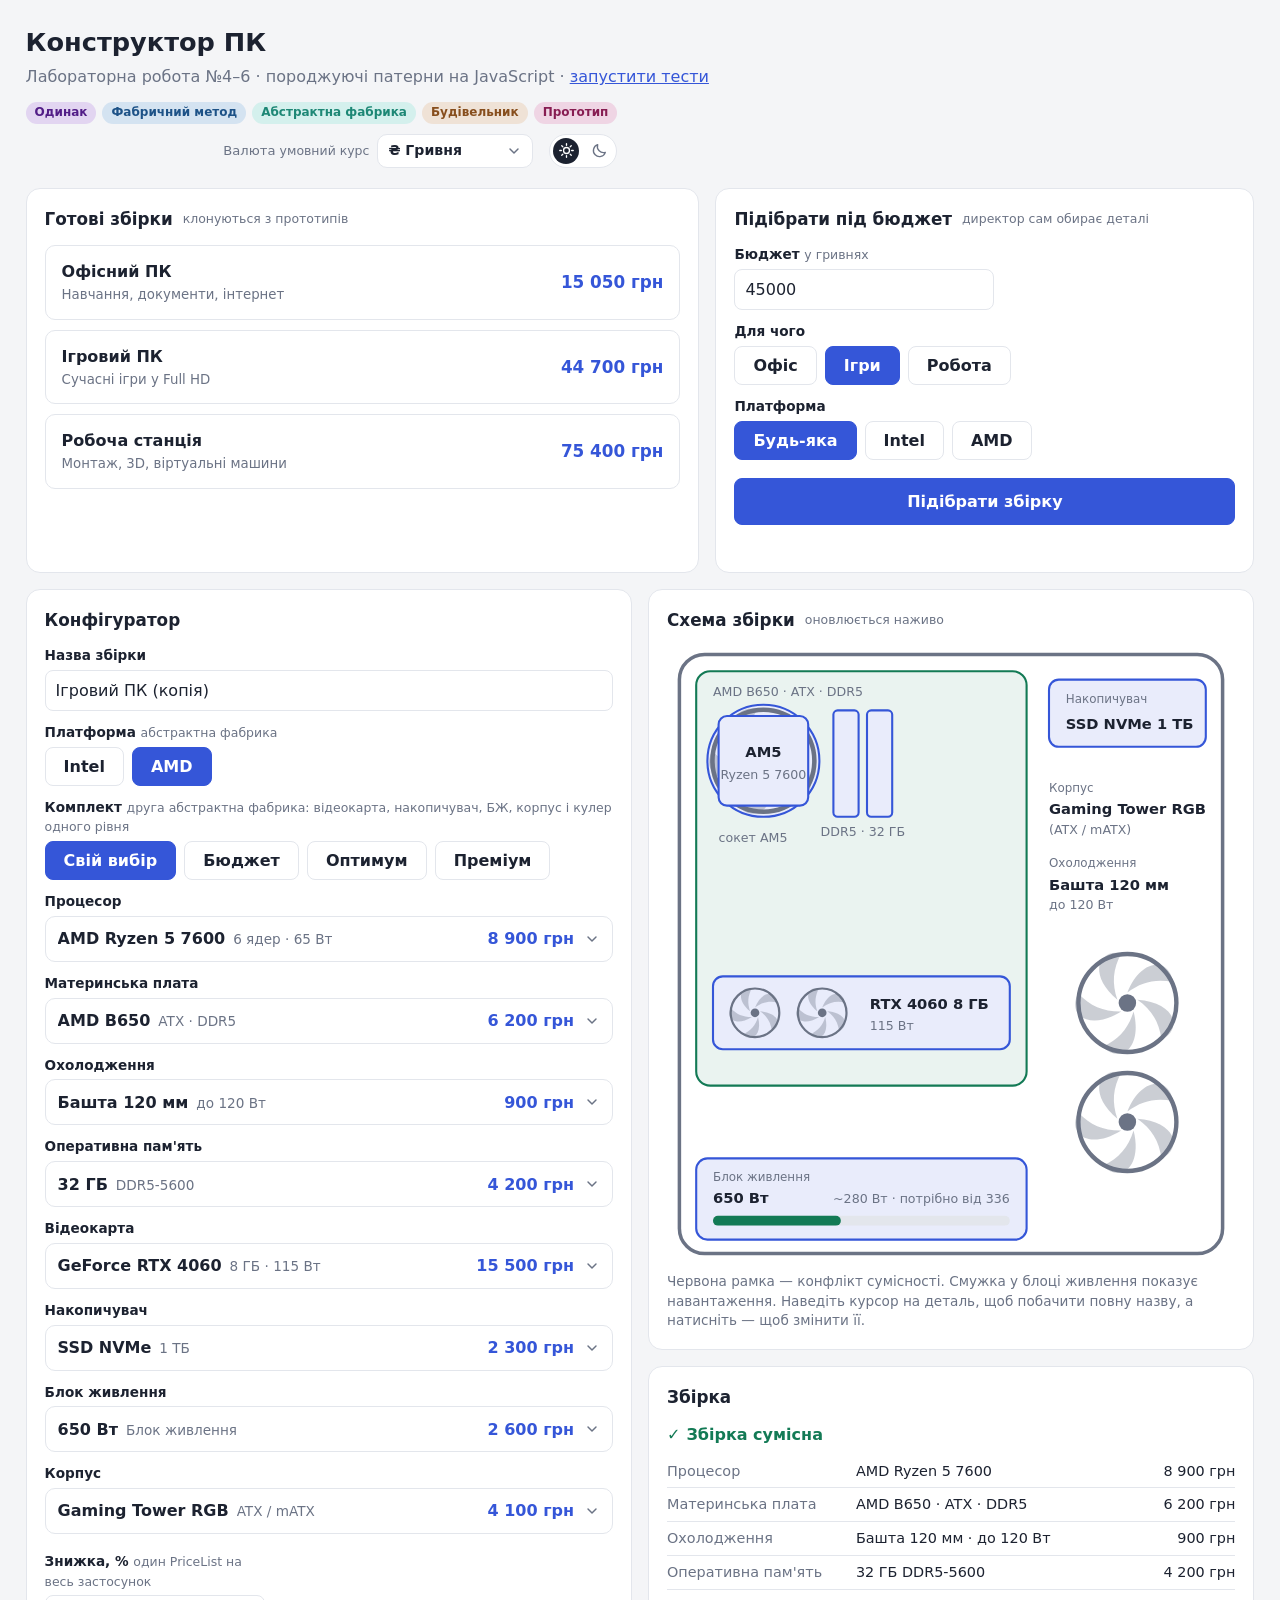
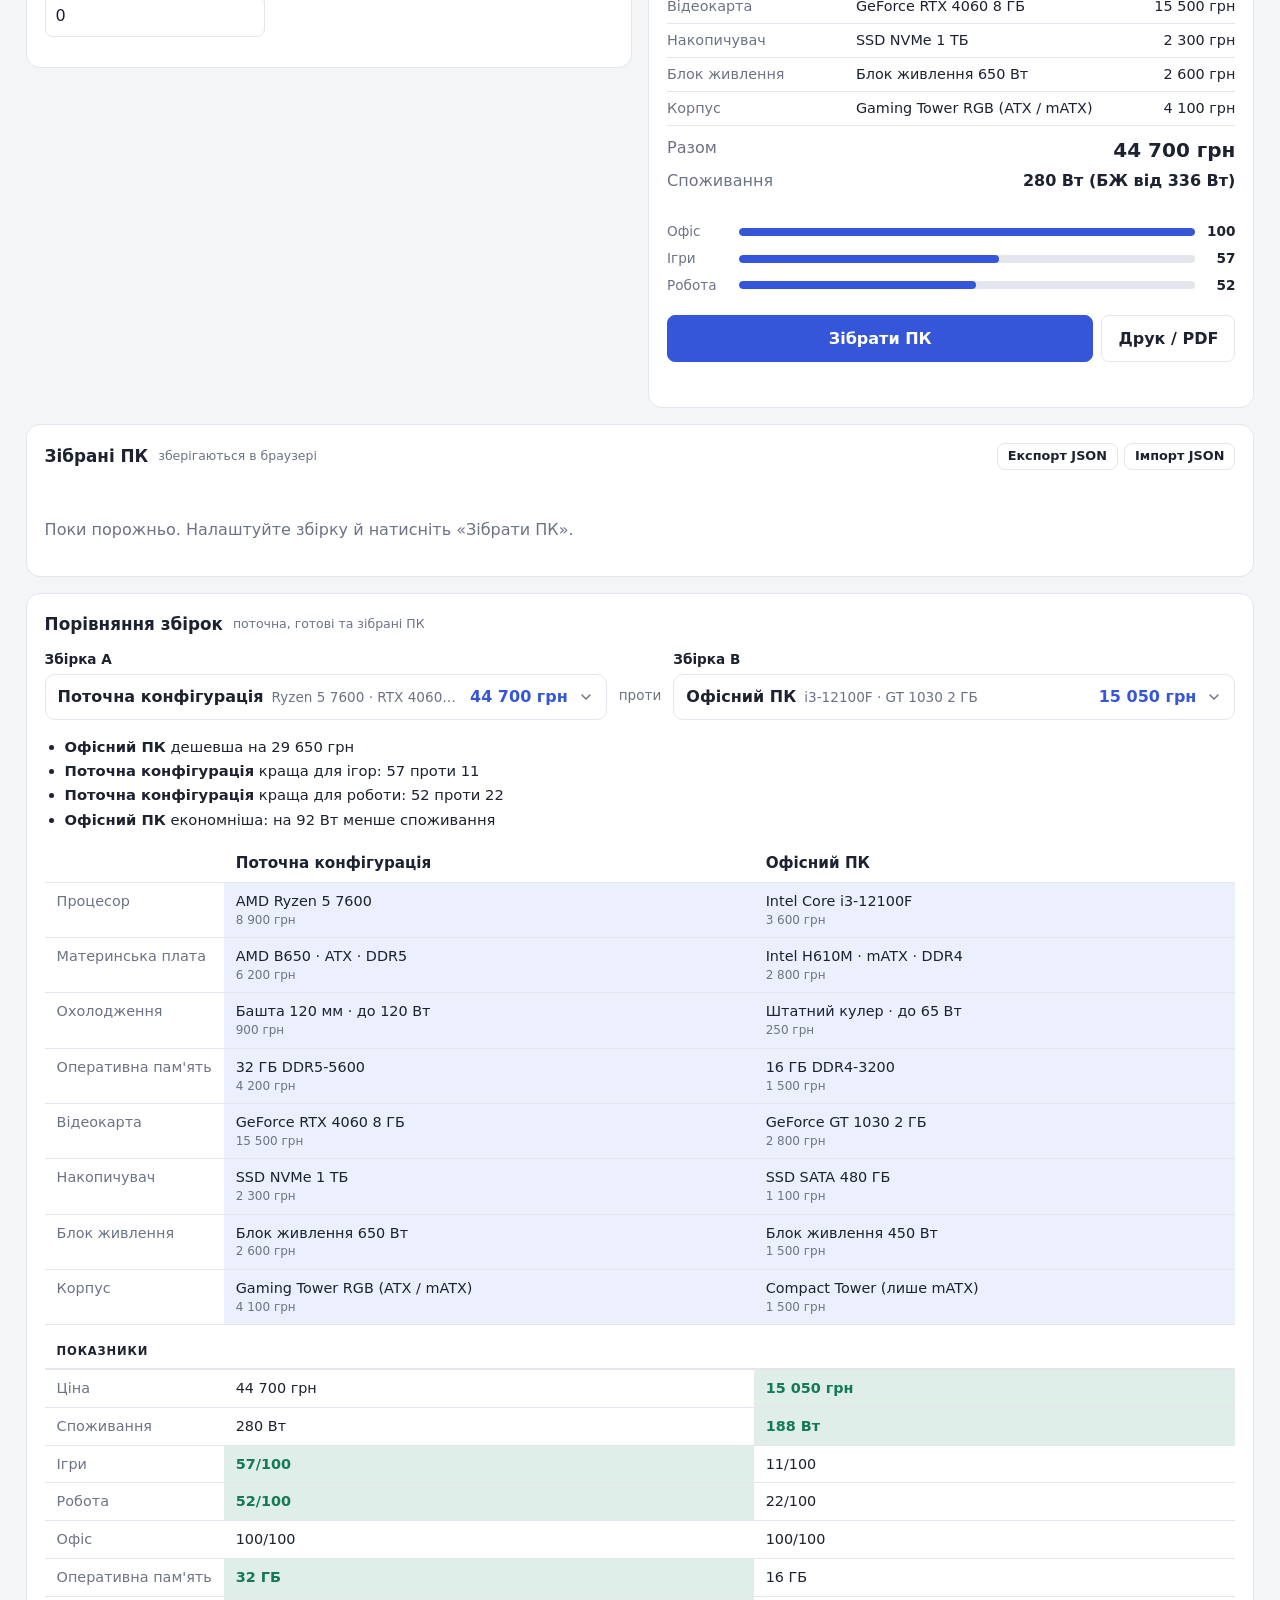
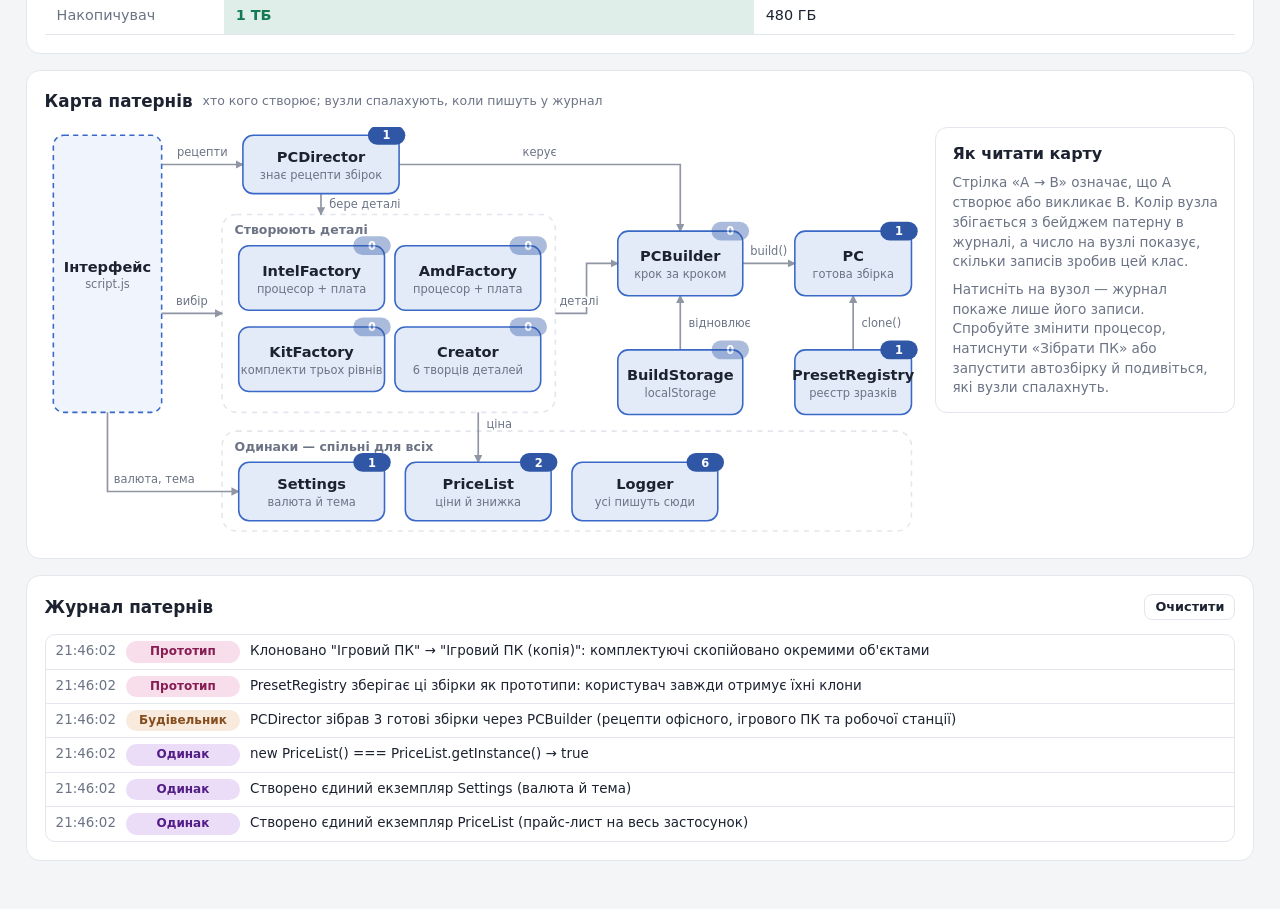
<file: index.html>
<!DOCTYPE html>
<html lang="uk">
<head>
  <meta charset="utf-8">
  <meta name="viewport" content="width=device-width, initial-scale=1">
  <title>Конструктор ПК</title>
  <link rel="stylesheet" href="style.css">
  <script>
    (function () {
      try {
        var data = JSON.parse(localStorage.getItem('patterns2026.settings.v1'));
        if (data && (data.theme === 'light' || data.theme === 'dark')) document.documentElement.dataset.theme = data.theme;
      } catch (e) {}
    })();
  </script>
</head>
<body>
  <header class="top">
    <div>
      <h1>Конструктор ПК</h1>
      <p class="muted">Лабораторна робота №4–6 · породжуючі патерни на JavaScript · <a href="tests.html">запустити тести</a></p>
    </div>
    <div class="top-right">
      <ul class="legend" aria-label="Патерни проекту">
        <li class="badge p-singleton">Одинак</li>
        <li class="badge p-factory">Фабричний метод</li>
        <li class="badge p-abstract">Абстрактна фабрика</li>
        <li class="badge p-builder">Будівельник</li>
        <li class="badge p-prototype">Прототип</li>
      </ul>
      <div class="tools">
        <div class="tool">
          <span id="lbl-currency">Валюта <span class="hint">умовний курс</span></span>
          <select id="currencySelect" aria-labelledby="lbl-currency">
            <option value="UAH">₴ Гривня</option>
            <option value="USD">$ Долар</option>
            <option value="EUR">€ Євро</option>
          </select>
        </div>
        <button id="themeToggle" class="theme-toggle" type="button" role="switch" aria-checked="false"
                aria-label="Темна тема" title="Перемкнути тему (Shift + клік — як у системі)">
          <svg class="ico sun" viewBox="0 0 24 24" aria-hidden="true">
            <circle cx="12" cy="12" r="4.2"/>
            <path d="M12 2.5v2.2M12 19.3v2.2M2.5 12h2.2M19.3 12h2.2M5.3 5.3l1.6 1.6M17.1 17.1l1.6 1.6M5.3 18.7l1.6-1.6M17.1 6.9l1.6-1.6"/>
          </svg>
          <svg class="ico moon" viewBox="0 0 24 24" aria-hidden="true">
            <path d="M20.2 14.6A8.6 8.6 0 0 1 9.4 3.8a8.6 8.6 0 1 0 10.8 10.8z"/>
          </svg>
          <span class="thumb"></span>
        </button>
      </div>
    </div>
  </header>

  <main class="layout">
    <div class="quick wide">
      <section class="card">
        <h2>Готові збірки <span class="hint">клонуються з прототипів</span></h2>
        <div id="presets" class="presets"></div>
      </section>

      <section class="card auto">
        <h2>Підібрати під бюджет <span class="hint">директор сам обирає деталі</span></h2>
        <div class="auto-form">
          <label class="field budget">
            <span>Бюджет <span id="budgetHint" class="hint"></span></span>
            <input id="budget" type="number" min="0" step="500" inputmode="numeric">
          </label>
          <fieldset class="field platform">
            <legend>Для чого</legend>
            <label class="seg"><input type="radio" name="purpose" value="office"><span>Офіс</span></label>
            <label class="seg"><input type="radio" name="purpose" value="gaming" checked><span>Ігри</span></label>
            <label class="seg"><input type="radio" name="purpose" value="workstation"><span>Робота</span></label>
          </fieldset>
          <fieldset class="field platform">
            <legend>Платформа</legend>
            <label class="seg"><input type="radio" name="autoPlatform" value="any" checked><span>Будь-яка</span></label>
            <label class="seg"><input type="radio" name="autoPlatform" value="intel"><span>Intel</span></label>
            <label class="seg"><input type="radio" name="autoPlatform" value="amd"><span>AMD</span></label>
          </fieldset>
        </div>
        <button id="autoBtn" class="btn primary" type="button">Підібрати збірку</button>
        <p id="autoMsg" class="msg" role="status"></p>
      </section>
    </div>

    <section class="card">
      <h2>Конфігуратор</h2>

      <label class="field">
        <span>Назва збірки</span>
        <input id="buildName" type="text" maxlength="40" value="Збірка №1">
      </label>

      <fieldset class="field platform">
        <legend>Платформа <span class="hint">абстрактна фабрика</span></legend>
        <label class="seg"><input type="radio" name="platform" value="intel"><span>Intel</span></label>
        <label class="seg"><input type="radio" name="platform" value="amd" checked><span>AMD</span></label>
      </fieldset>

      <fieldset class="field platform tier">
        <legend>Комплект <span class="hint">друга абстрактна фабрика: відеокарта, накопичувач, БЖ, корпус і кулер одного рівня</span></legend>
        <label class="seg"><input type="radio" name="tier" value="" checked><span>Свій вибір</span></label>
        <label class="seg"><input type="radio" name="tier" value="budget"><span>Бюджет</span></label>
        <label class="seg"><input type="radio" name="tier" value="optimum"><span>Оптимум</span></label>
        <label class="seg"><input type="radio" name="tier" value="premium"><span>Преміум</span></label>
      </fieldset>

      <div id="slots" class="slots"></div>

      <label class="field discount">
        <span>Знижка, % <span class="hint">один PriceList на весь застосунок</span></span>
        <input id="discount" type="number" min="0" max="50" step="1" value="0">
      </label>
    </section>

    <div class="stack">
      <section class="card pcview">
        <h2>Схема збірки <span class="hint">оновлюється наживо</span></h2>

        <!-- Порожні слоти показані пунктиром; PcView (ui/PcView.js) лише перемикає класи й підписи -->
        <svg id="pcView" viewBox="0 0 400 440" role="group" aria-label="Схематичний вигляд системного блока. Натисніть на деталь, щоб змінити її">
          <!-- Корпус -->
          <g id="v-case" class="v-part">
            <title></title>
            <rect class="body" x="6" y="6" width="388" height="428" rx="18"/>
            <text class="v-cap" x="270" y="104">Корпус</text>
            <text id="v-case-1" class="v-val" x="270" y="120"></text>
            <text id="v-case-2" class="v-sub" x="270" y="134"></text>
            <g data-fan transform="translate(326 255) scale(1.25)"></g>
            <g data-fan transform="translate(326 340) scale(1.25)"></g>
          </g>

          <!-- Материнська плата: висота залежить від формату (ATX / mATX) -->
          <g id="v-motherboard" class="v-part">
            <title></title>
            <rect id="v-board-rect" class="body" x="18" y="18" width="236" height="296" rx="10"/>
            <text id="v-board-text" class="v-sub" x="30" y="36"></text>
            <text id="v-board-socket" class="v-sub" x="34" y="140"></text>
          </g>

          <!-- Охолодження: вентилятор під процесором, підпис у правій колонці -->
          <g id="v-cooler" class="v-part">
            <title></title>
            <circle class="body" cx="66" cy="82" r="40"/>
            <g data-fan transform="translate(66 82) scale(1.3)"></g>
            <text class="v-cap" x="270" y="158">Охолодження</text>
            <text id="v-cooler-1" class="v-val" x="270" y="174"></text>
            <text id="v-cooler-2" class="v-sub" x="270" y="188"></text>
          </g>

          <!-- Процесор -->
          <g id="v-cpu" class="v-part">
            <title></title>
            <rect class="body" x="34" y="50" width="64" height="64" rx="6"/>
            <text id="v-cpu-1" class="v-val" x="66" y="79" text-anchor="middle"></text>
            <text id="v-cpu-2" class="v-sub" x="66" y="95" text-anchor="middle"></text>
          </g>

          <!-- Оперативна пам'ять -->
          <g id="v-ram" class="v-part">
            <title></title>
            <rect class="body" x="116" y="46" width="18" height="76" rx="3"/>
            <rect class="body" x="140" y="46" width="18" height="76" rx="3"/>
            <text id="v-ram-1" class="v-sub" x="137" y="136" text-anchor="middle"></text>
          </g>

          <!-- Відеокарта: положення по вертикалі задає PcView -->
          <g id="v-gpu" class="v-part" transform="translate(30 236)">
            <title></title>
            <rect class="body" x="0" y="0" width="212" height="52" rx="7"/>
            <g data-fan transform="translate(30 26) scale(.62)"></g>
            <g data-fan transform="translate(78 26) scale(.62)"></g>
            <text id="v-gpu-1" class="v-val" x="112" y="23"></text>
            <text id="v-gpu-2" class="v-sub" x="112" y="38"></text>
          </g>

          <!-- Накопичувач -->
          <g id="v-storage" class="v-part">
            <title></title>
            <rect class="body" x="270" y="24" width="112" height="48" rx="7"/>
            <text class="v-cap" x="282" y="41">Накопичувач</text>
            <text id="v-storage-1" class="v-val" x="282" y="59"></text>
          </g>

          <!-- Блок живлення зі смужкою навантаження -->
          <g id="v-psu" class="v-part">
            <title></title>
            <rect class="body" x="18" y="366" width="236" height="58" rx="8"/>
            <text class="v-cap" x="30" y="382">Блок живлення</text>
            <text id="v-psu-1" class="v-val" x="30" y="398"></text>
            <text id="v-psu-2" class="v-sub" x="242" y="398" text-anchor="end"></text>
            <rect class="bar-bg" x="30" y="407" width="212" height="7" rx="3.5"/>
            <rect id="v-psu-bar" class="bar" x="30" y="407" width="0" height="7" rx="3.5"/>
          </g>
        </svg>

        <p class="muted small note">Червона рамка — конфлікт сумісності. Смужка у блоці живлення показує навантаження. Наведіть курсор на деталь, щоб побачити повну назву, а натисніть — щоб змінити її.</p>
      </section>

      <section class="card">
        <h2>Збірка</h2>
        <p id="status" class="status"></p>
        <ul id="issues" class="issues"></ul>

        <table class="parts">
          <tbody id="partsTable"></tbody>
        </table>

        <dl class="totals">
          <div><dt>Разом</dt><dd id="total">—</dd></div>
          <div><dt>Споживання</dt><dd id="power">—</dd></div>
        </dl>
        <p id="totalNote" class="muted small"></p>

        <div id="perf" class="perf" aria-label="Умовна оцінка продуктивності, від 0 до 100"></div>

        <div class="build-actions">
          <button id="buildBtn" class="btn primary" type="button">Зібрати ПК</button>
          <button id="printBtn" class="btn print-btn" type="button" title="Відкриє вікно друку: там можна обрати «Зберегти як PDF»">Друк / PDF</button>
        </div>
        <p id="buildMsg" class="msg" role="status"></p>
      </section>
    </div>

    <section class="card wide">
      <h2>
        Зібрані ПК <span class="hint">зберігаються в браузері</span>
        <span class="h2-actions">
          <button id="exportBtn" class="btn ghost small" type="button">Експорт JSON</button>
          <button id="importBtn" class="btn ghost small" type="button">Імпорт JSON</button>
          <input id="importFile" type="file" accept=".json,application/json" hidden>
        </span>
      </h2>
      <p id="savedMsg" class="msg" role="status"></p>
      <p id="savedEmpty" class="muted">Поки порожньо. Налаштуйте збірку й натисніть «Зібрати ПК».</p>
      <div id="saved" class="saved"></div>
    </section>

    <section class="card wide">
      <h2>Порівняння збірок <span class="hint">поточна, готові та зібрані ПК</span></h2>
      <div class="compare-pick">
        <div class="field">
          <span id="lbl-cmpA">Збірка A</span>
          <select id="cmpA" aria-labelledby="lbl-cmpA"></select>
        </div>
        <div class="vs" aria-hidden="true">проти</div>
        <div class="field">
          <span id="lbl-cmpB">Збірка B</span>
          <select id="cmpB" aria-labelledby="lbl-cmpB"></select>
        </div>
      </div>
      <div id="compareOut" class="compare-out"></div>
    </section>

    <section class="card wide">
      <h2>Карта патернів <span class="hint">хто кого створює; вузли спалахують, коли пишуть у журнал</span></h2>
      <div class="pmap">
        <div class="pmap-scroll">
          <svg id="patternMap" class="pmap-svg" role="group" aria-label="Карта патернів: класи проєкту, стрілки показують, хто кого створює або викликає"></svg>
        </div>
        <aside id="mapInfo" class="pmap-info" aria-live="polite"></aside>
      </div>
    </section>

    <section class="card wide" id="logCard">
      <h2>
        Журнал патернів
        <button id="logFilter" class="chip" type="button" hidden></button>
        <button id="clearLog" class="btn ghost small" type="button">Очистити</button>
      </h2>
      <div id="log" class="log" aria-live="polite"></div>
      <p id="logEmpty" class="muted small" hidden>Для цього вузла записів поки немає. Змініть щось у конфігураторі — і вони з’являться.</p>
    </section>
  </main>

  <!-- Аркуш-специфікація: на екрані схований, під час друку показується лише він -->
  <section id="printSheet" class="print-sheet" aria-hidden="true"></section>

  <!-- Порядок підключення важливий: кожен файл використовує те, що підключено вище -->
  <script src="library/data/catalog.js"></script>
  <script src="library/models/Component.js"></script>

  <!-- Одинак -->
  <script src="library/singleton/Logger.js"></script>
  <script src="library/singleton/PriceList.js"></script>
  <script src="library/singleton/Settings.js"></script>

  <!-- Фабричний метод -->
  <script src="library/factoryMethod/ComponentCreator.js"></script>
  <script src="library/factoryMethod/creators.js"></script>

  <!-- Абстрактна фабрика -->
  <script src="library/abstractFactory/PlatformFactory.js"></script>
  <script src="library/abstractFactory/products.js"></script>
  <script src="library/abstractFactory/IntelFactory.js"></script>
  <script src="library/abstractFactory/AmdFactory.js"></script>
  <script src="library/abstractFactory/platforms.js"></script>
  <script src="library/abstractFactory/TierFactory.js"></script>
  <script src="library/abstractFactory/tiers.js"></script>

  <!-- Прототип -->
  <script src="library/prototype/PC.js"></script>
  <script src="library/prototype/PresetRegistry.js"></script>

  <!-- Будівельник -->
  <script src="library/builder/Compatibility.js"></script>
  <script src="library/builder/PCBuilder.js"></script>
  <script src="library/builder/BudgetPlanner.js"></script>
  <script src="library/builder/PCDirector.js"></script>

  <!-- Аналіз збірок (не патерн: оцінка продуктивності й порівняння) -->
  <script src="library/analysis/Performance.js"></script>
  <script src="library/analysis/Comparison.js"></script>
  <script src="library/analysis/PatternMap.js"></script>
  <script src="library/analysis/BuildSheet.js"></script>

  <!-- Збереження збірок (не патерн: збірка відновлюється через фабрики та будівельник) -->
  <script src="library/persistence/PCSerializer.js"></script>
  <script src="library/persistence/KeyValueStorage.js"></script>
  <script src="library/persistence/BuildStorage.js"></script>

  <!-- Візуалізація (не патерн, лише відображення) -->
  <script src="ui/patternBadges.js"></script>
  <script src="ui/PcView.js"></script>
  <script src="ui/PatternMapView.js"></script>
  <script src="ui/PrintSheet.js"></script>
  <script src="ui/Dropdown.js"></script>

  <script src="script.js"></script>
</body>
</html>
</file>
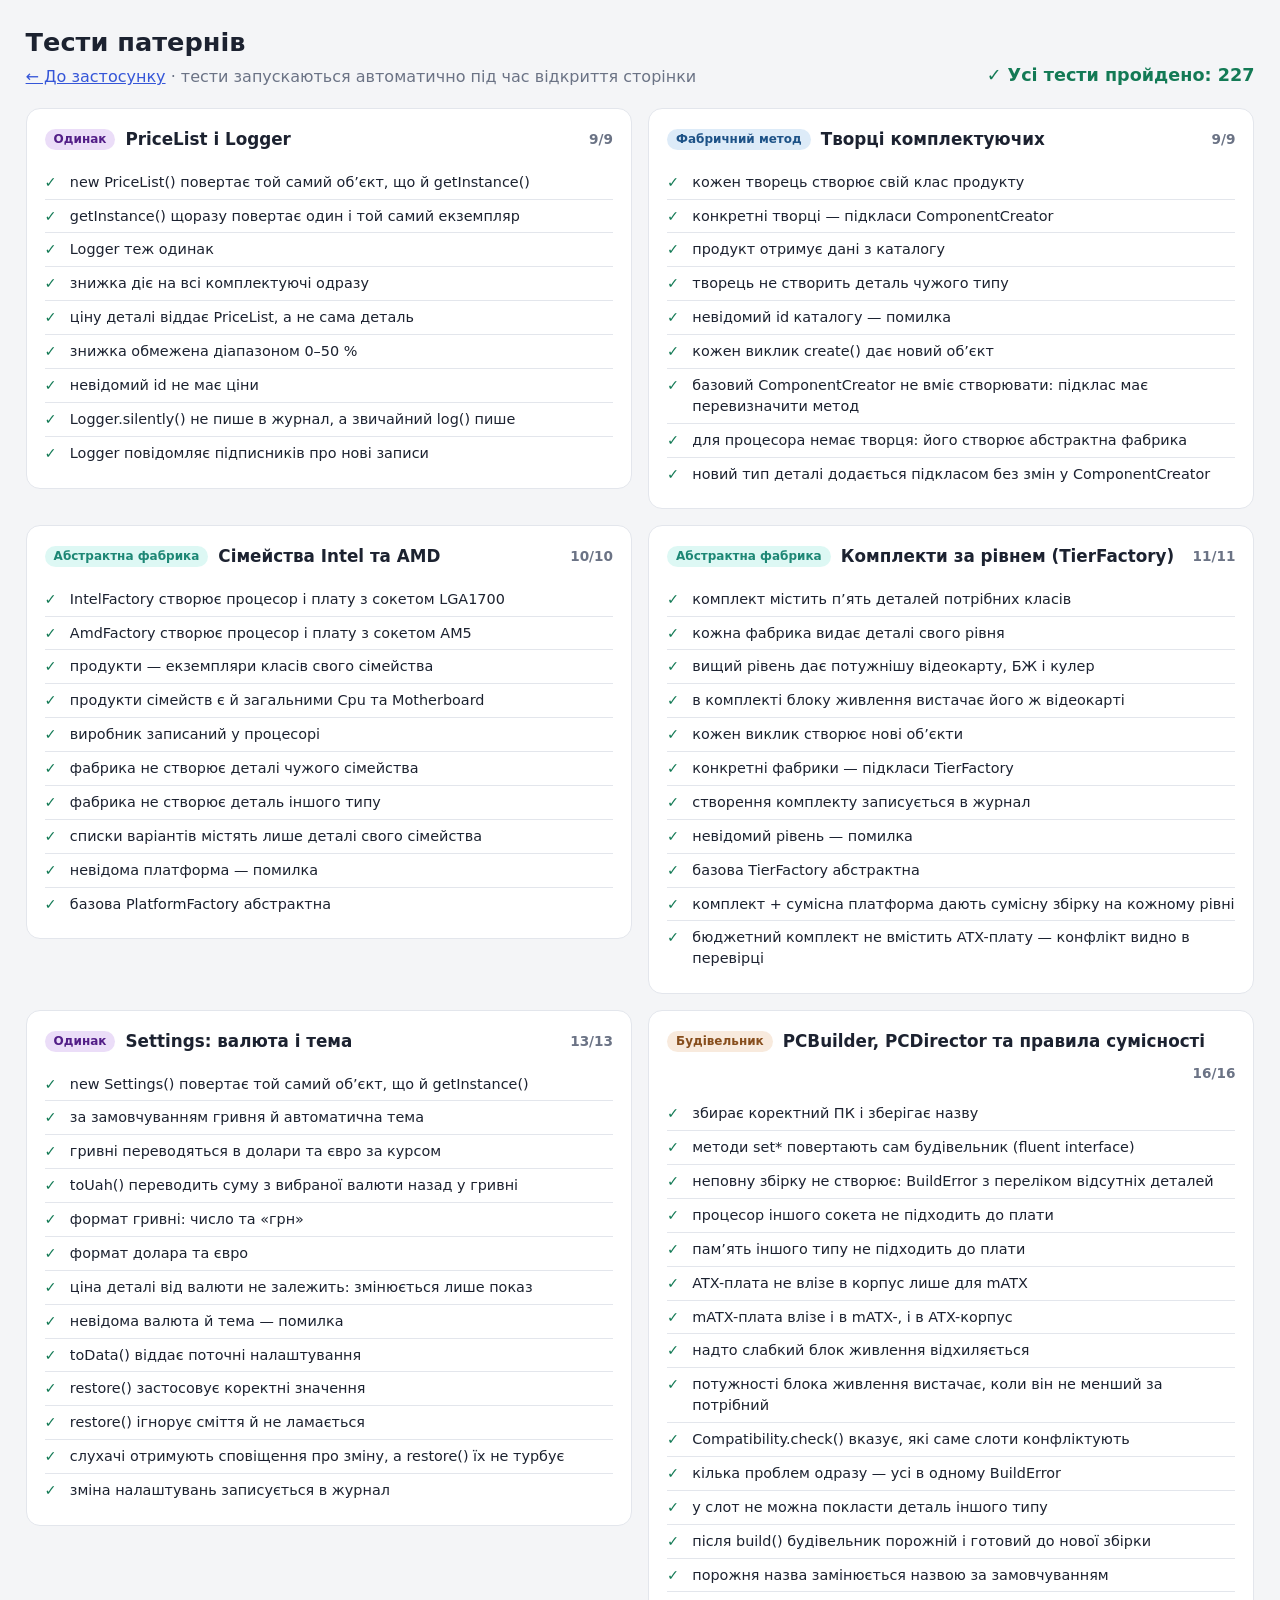
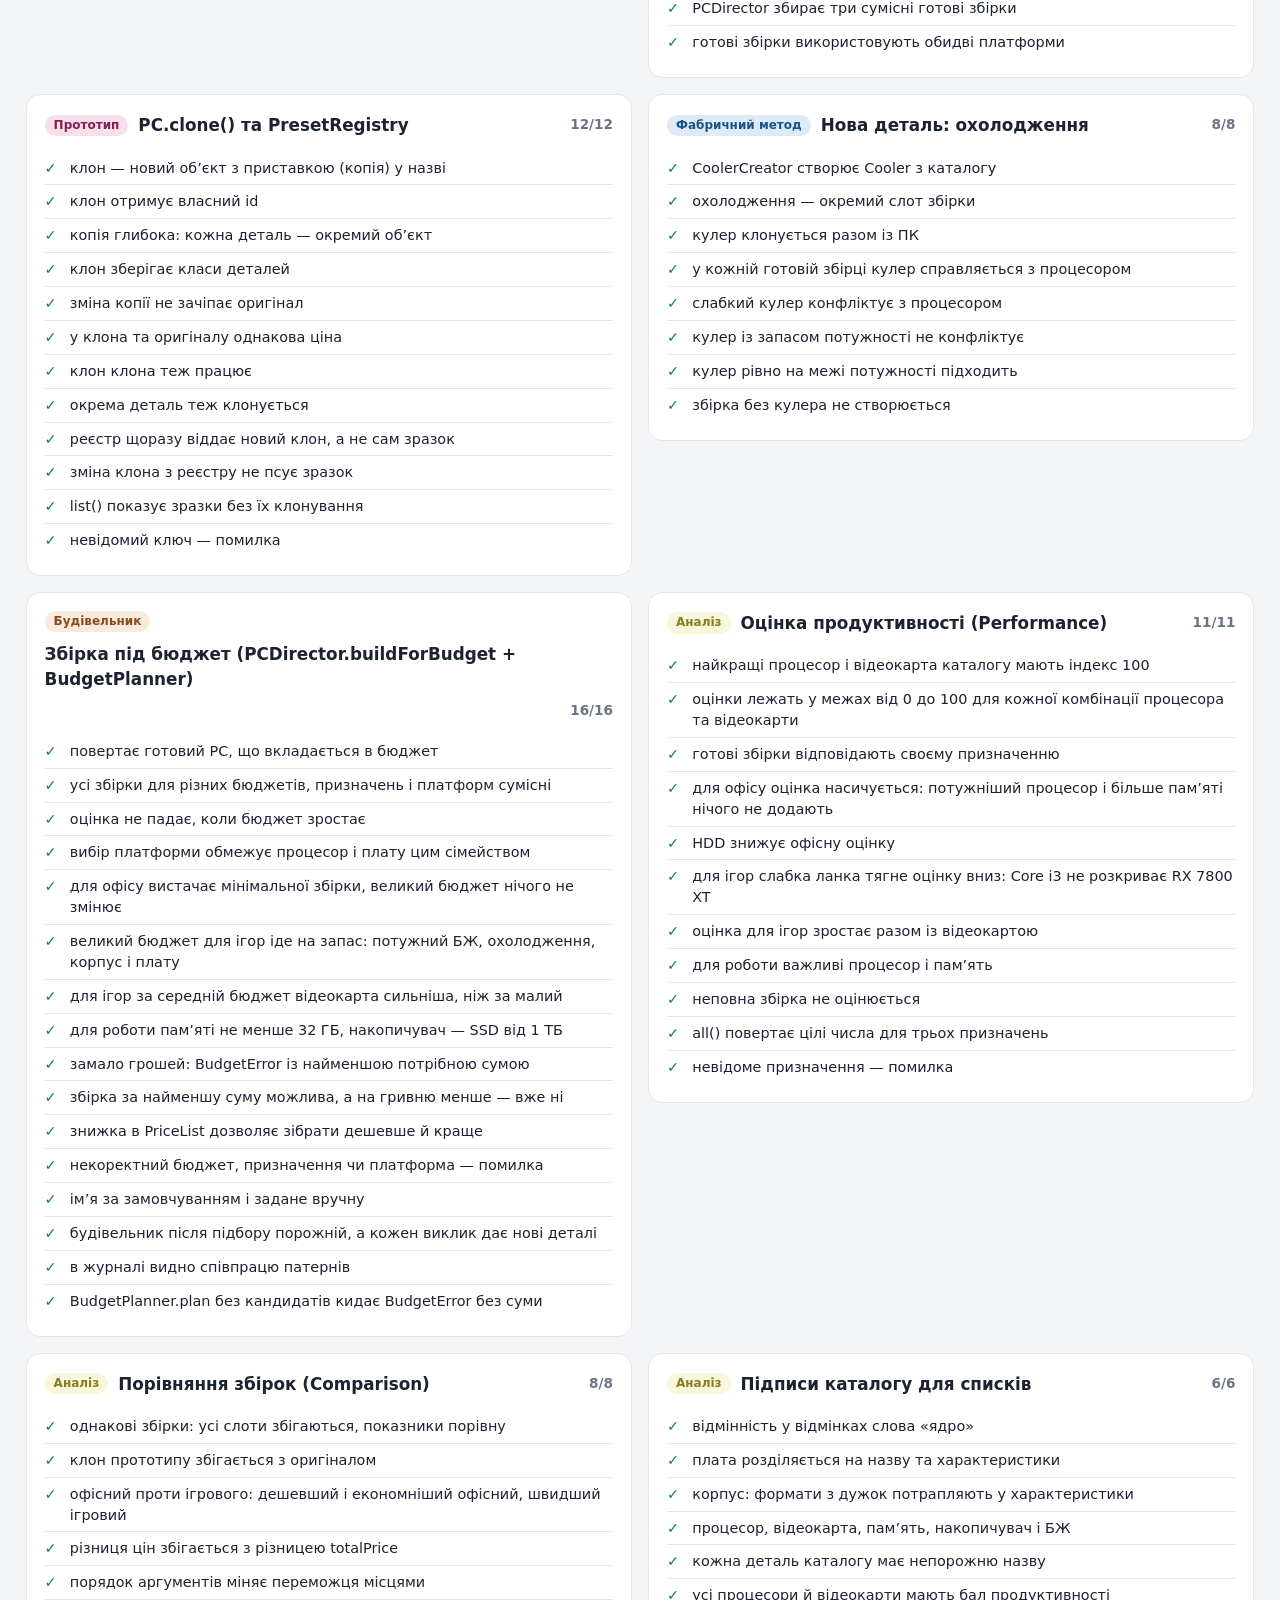
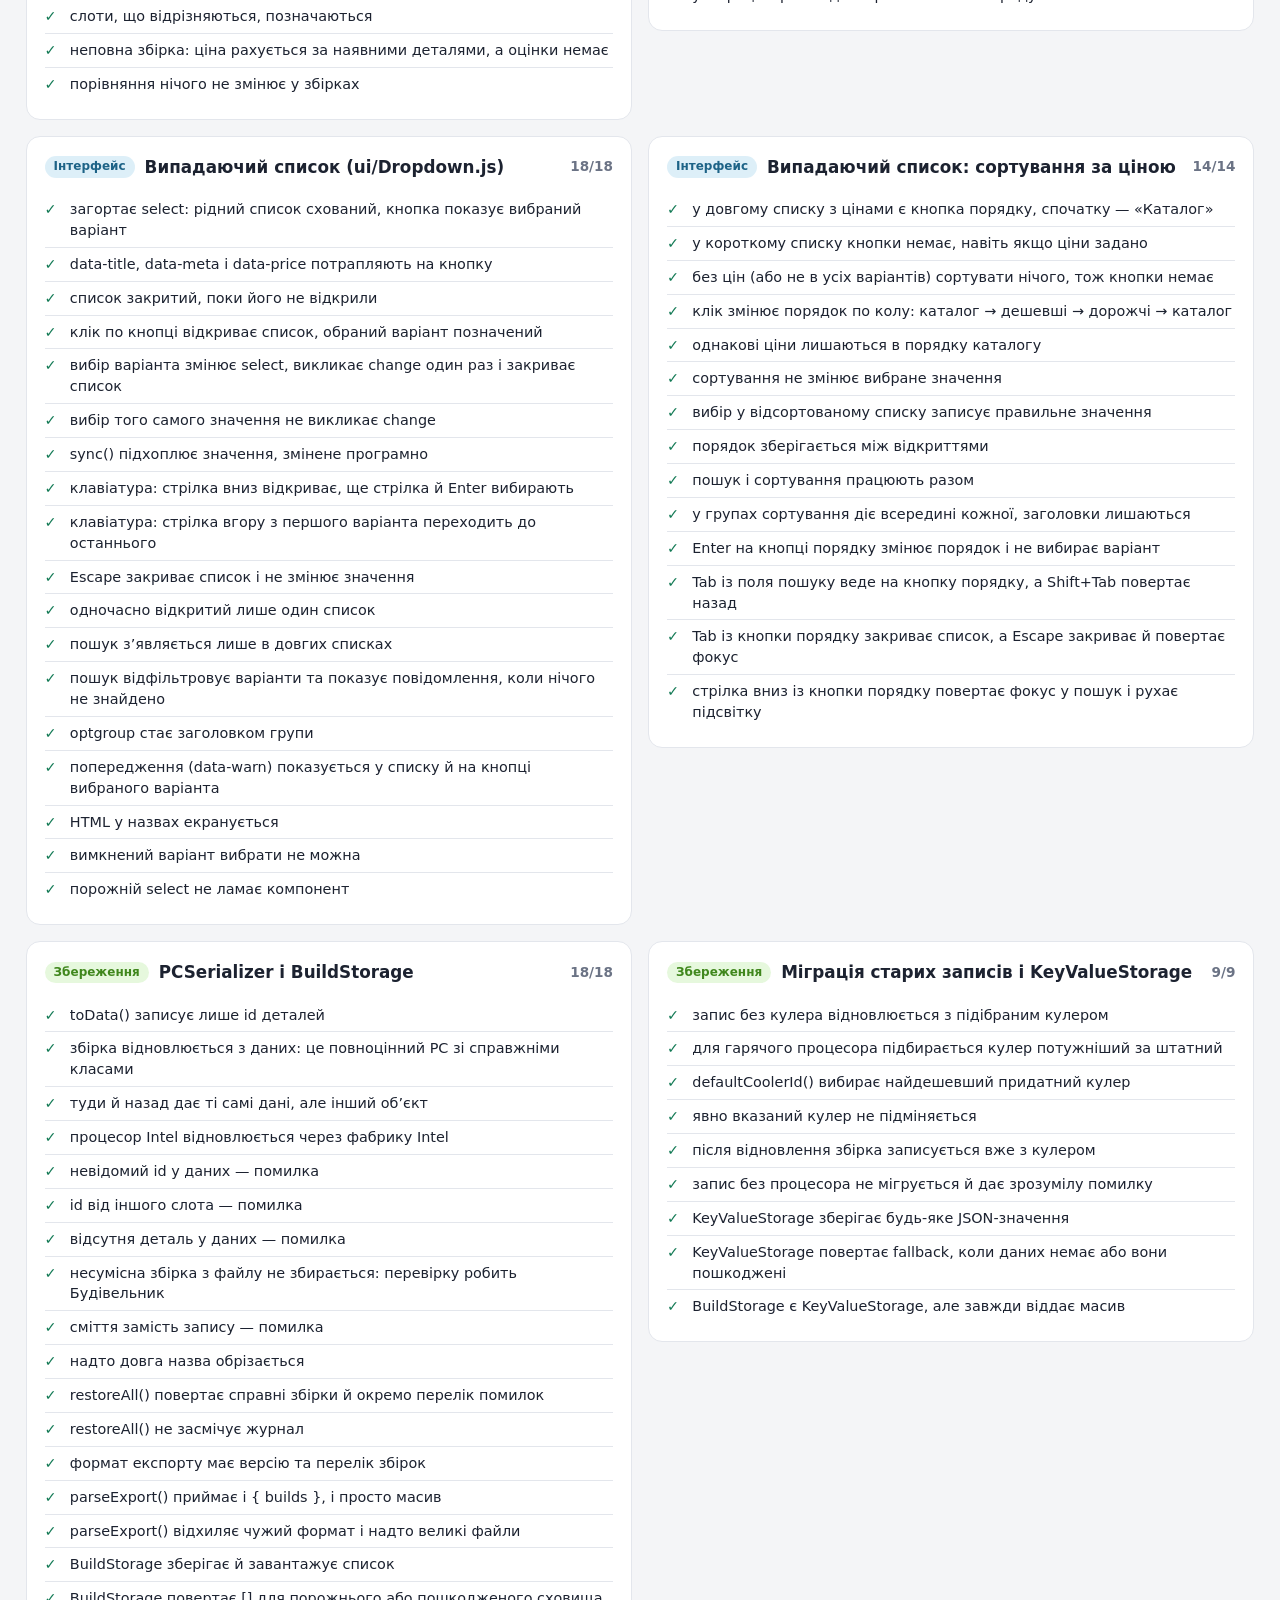
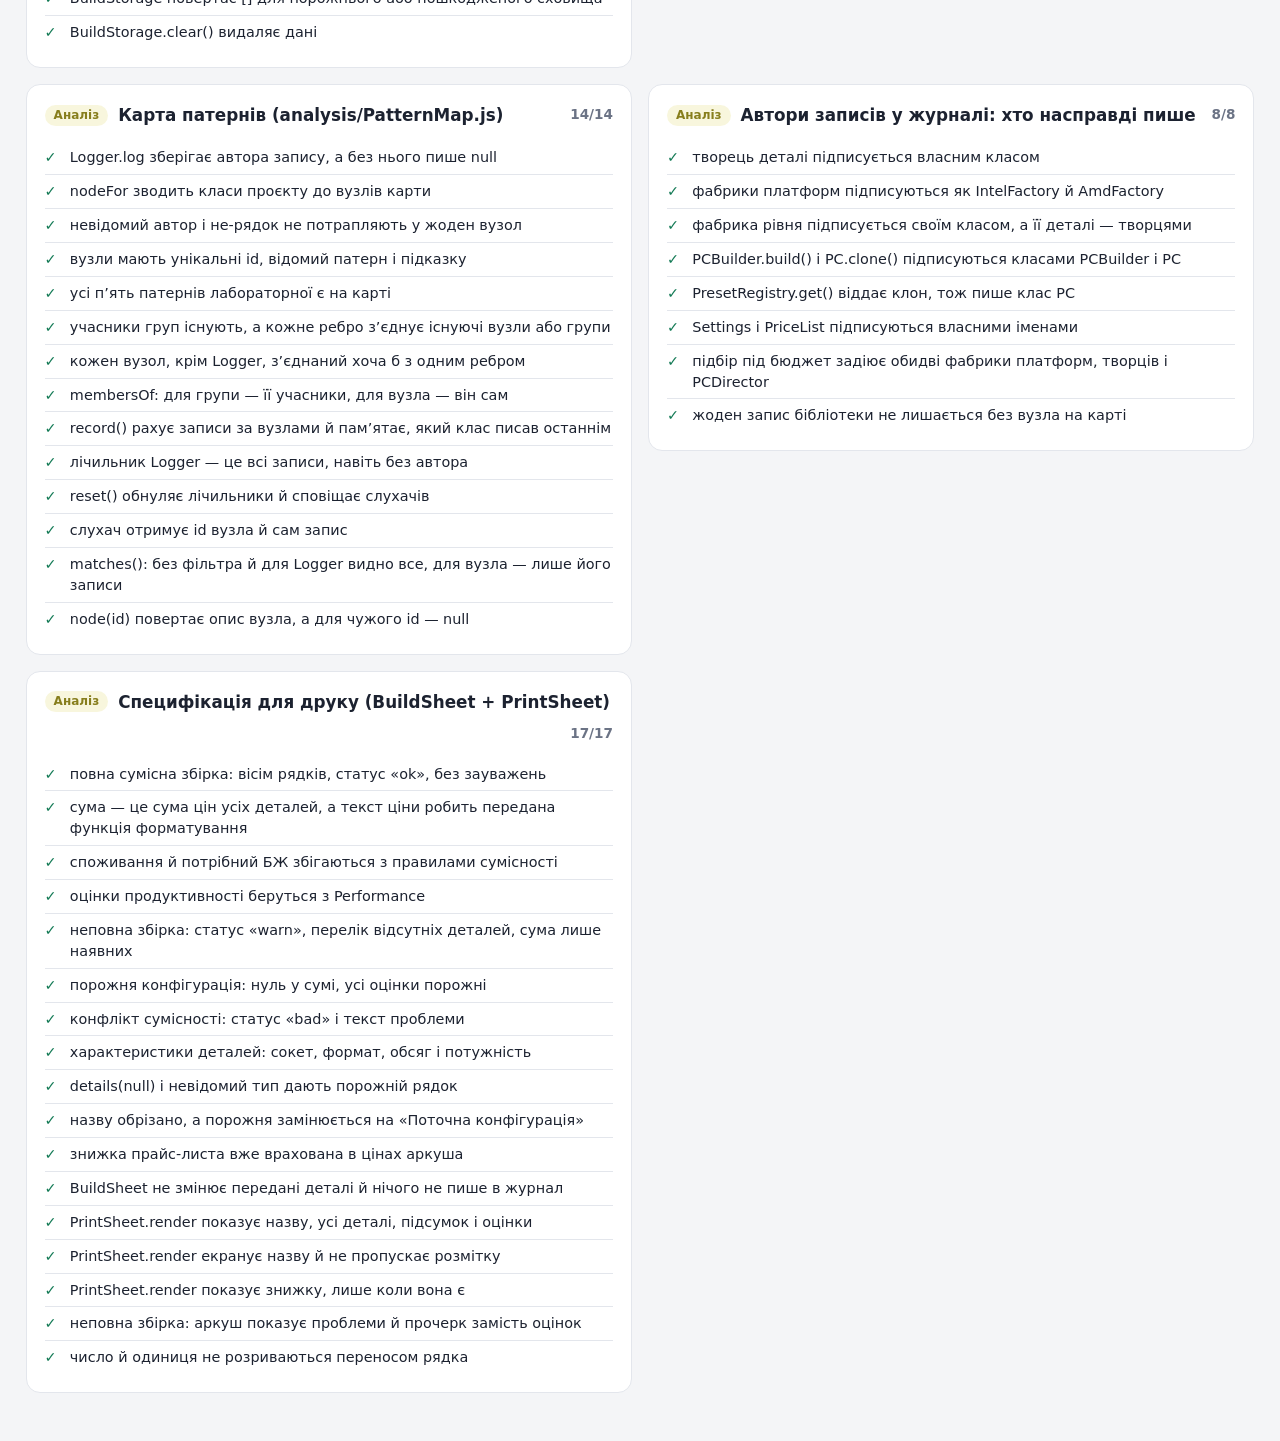
<file: tests.html>
<!DOCTYPE html>
<html lang="uk">
<head>
  <meta charset="utf-8">
  <meta name="viewport" content="width=device-width, initial-scale=1">
  <title>Тести — Конструктор ПК</title>
  <link rel="stylesheet" href="style.css">
  <link rel="stylesheet" href="tests/tests.css">
</head>
<body>
  <header class="top">
    <div>
      <h1>Тести патернів</h1>
      <p class="muted"><a href="index.html">← До застосунку</a> · тести запускаються автоматично під час відкриття сторінки</p>
    </div>
    <p id="summary" class="summary"></p>
  </header>

  <main id="results" class="results"></main>

  <!-- Бібліотека (без інтерфейсу): той самий набір файлів, що й в index.html -->
  <script src="library/data/catalog.js"></script>
  <script src="library/models/Component.js"></script>
  <script src="library/singleton/Logger.js"></script>
  <script src="library/singleton/PriceList.js"></script>
  <script src="library/singleton/Settings.js"></script>
  <script src="library/factoryMethod/ComponentCreator.js"></script>
  <script src="library/factoryMethod/creators.js"></script>
  <script src="library/abstractFactory/PlatformFactory.js"></script>
  <script src="library/abstractFactory/products.js"></script>
  <script src="library/abstractFactory/IntelFactory.js"></script>
  <script src="library/abstractFactory/AmdFactory.js"></script>
  <script src="library/abstractFactory/platforms.js"></script>
  <script src="library/abstractFactory/TierFactory.js"></script>
  <script src="library/abstractFactory/tiers.js"></script>
  <script src="library/prototype/PC.js"></script>
  <script src="library/prototype/PresetRegistry.js"></script>
  <script src="library/builder/Compatibility.js"></script>
  <script src="library/builder/PCBuilder.js"></script>
  <script src="library/builder/BudgetPlanner.js"></script>
  <script src="library/builder/PCDirector.js"></script>
  <script src="library/analysis/Performance.js"></script>
  <script src="library/analysis/Comparison.js"></script>
  <script src="library/analysis/PatternMap.js"></script>
  <script src="library/analysis/BuildSheet.js"></script>
  <script src="library/persistence/PCSerializer.js"></script>
  <script src="library/persistence/KeyValueStorage.js"></script>
  <script src="library/persistence/BuildStorage.js"></script>
  <script src="ui/patternBadges.js"></script>
  <script src="ui/Dropdown.js"></script>
  <script src="ui/PrintSheet.js"></script>

  <!-- Тест-раннер і самі тести -->
  <script src="tests/runner.js"></script>
  <script src="tests/singleton.test.js"></script>
  <script src="tests/factoryMethod.test.js"></script>
  <script src="tests/abstractFactory.test.js"></script>
  <script src="tests/tierFactory.test.js"></script>
  <script src="tests/settings.test.js"></script>
  <script src="tests/builder.test.js"></script>
  <script src="tests/prototype.test.js"></script>
  <script src="tests/cooler.test.js"></script>
  <script src="tests/budget.test.js"></script>
  <script src="tests/analysis.test.js"></script>
  <script src="tests/dropdown.test.js"></script>
  <script src="tests/dropdownSort.test.js"></script>
  <script src="tests/persistence.test.js"></script>
  <script src="tests/patternMap.test.js"></script>
  <script src="tests/printSheet.test.js"></script>
  <script src="tests/render.js"></script>
</body>
</html>
</file>
<file: style.css>
:root {
  --bg: #f4f5f7;
  --card: #ffffff;
  --field: #ffffff;
  --text: #1c2230;
  --muted: #6b7385;
  --line: #e3e6ec;
  --accent: #3556d8;
  --accent-text: #ffffff;
  --ok: #137a55;
  --bad: #c62828;
  --warn: #9a6700;
  --badge-l: 32%;
  --shadow: 0 12px 32px rgb(15 20 30 / 0.16), 0 2px 6px rgb(15 20 30 / 0.08);
  /* Перемикач теми: де стоїть повзунок і яким кольором намальовано сонце та місяць */
  --thumb-x: 0px;
  --sun-color: var(--card);
  --moon-color: var(--muted);
  --pad: clamp(12px, 2vw, 32px); /* бічні поля сторінки */
  font-family: system-ui, -apple-system, "Segoe UI", Roboto, sans-serif;
  color-scheme: light dark;
}

/* Темна тема: автоматично за налаштуванням системи або примусово (data-theme="dark").
   Примусова світла (data-theme="light") просто не вмикає темні змінні. */
@media (prefers-color-scheme: dark) {
  :root:not([data-theme="light"]) {
    --bg: #12151c;
    --card: #1a1f2a;
    --field: #141822;
    --text: #e8ebf2;
    --muted: #9aa3b5;
    --line: #2a3140;
    --accent: #7b93ff;
    --accent-text: #10131a;
    --ok: #4cc38a;
    --bad: #ff7b7b;
    --warn: #e5b454;
    --badge-l: 72%;
    --shadow: 0 14px 36px rgb(0 0 0 / 0.55), 0 2px 8px rgb(0 0 0 / 0.4);
    --thumb-x: 33px;
    --sun-color: var(--muted);
    --moon-color: var(--bg);
  }
}

:root[data-theme="dark"] {
  --bg: #12151c;
  --card: #1a1f2a;
  --field: #141822;
  --text: #e8ebf2;
  --muted: #9aa3b5;
  --line: #2a3140;
  --accent: #7b93ff;
  --accent-text: #10131a;
  --ok: #4cc38a;
  --bad: #ff7b7b;
  --warn: #e5b454;
  --badge-l: 72%;
  --shadow: 0 14px 36px rgb(0 0 0 / 0.55), 0 2px 8px rgb(0 0 0 / 0.4);
  --thumb-x: 33px;
  --sun-color: var(--muted);
  --moon-color: var(--bg);
  color-scheme: dark;
}

:root[data-theme="light"] { color-scheme: light; }

/* Короткочасно вимикає переходи під час зміни теми */
.theme-switching *, .theme-switching *::before, .theme-switching *::after { transition: none !important; }

* { box-sizing: border-box; }

body {
  margin: 0;
  background: var(--bg);
  color: var(--text);
  line-height: 1.45;
}

h1, h2, h3 { margin: 0; }
h1 { font-size: 1.6rem; }
h2 { font-size: 1.05rem; display: flex; align-items: center; gap: 10px; margin-bottom: 14px; }
h3 { font-size: 1rem; }

.muted { color: var(--muted); }
.small { font-size: 0.85rem; }
.hint { font-size: 0.78rem; font-weight: 400; color: var(--muted); }

/* ---------- Шапка ---------- */
.top {
  max-width: 2200px;
  margin: 0 auto;
  padding: 24px var(--pad) 8px;
  display: flex;
  flex-wrap: wrap;
  gap: 14px 24px;
  align-items: flex-end;
  justify-content: space-between;
}
.top p { margin: 4px 0 0; }

.legend { display: flex; flex-wrap: wrap; gap: 6px; list-style: none; margin: 0; padding: 0; justify-content: flex-end; }

.top-right { display: grid; gap: 10px; justify-items: end; }
.tools { display: flex; flex-wrap: wrap; gap: 8px 16px; justify-content: flex-end; align-items: center; }
.tool { display: flex; align-items: center; gap: 8px; font-size: 0.82rem; color: var(--muted); }
@media (max-width: 560px) { .tool .hint { display: none; } }

/* ---------- Бейджі патернів ---------- */
.badge {
  --h: 220;
  display: inline-block;
  padding: 2px 9px;
  border-radius: 999px;
  font-size: 0.75rem;
  font-weight: 600;
  white-space: nowrap;
  color: hsl(var(--h) 65% var(--badge-l));
  background: hsl(var(--h) 65% 50% / 0.16);
}
.p-singleton { --h: 270; }
.p-factory   { --h: 210; }
.p-abstract  { --h: 170; }
.p-builder   { --h: 28; }
.p-prototype { --h: 330; }
.p-storage   { --h: 100; }
.p-analysis  { --h: 55; }
.p-ui        { --h: 200; }
.p-error     { --h: 0; }

/* ---------- Розкладка ---------- */
.layout {
  max-width: 2200px;
  margin: 0 auto;
  padding: 12px var(--pad) 48px;
  display: grid;
  grid-template-columns: minmax(0, 1fr) minmax(0, 1fr);
  gap: 16px;
  align-items: start;
}
.wide { grid-column: 1 / -1; }

.card {
  background: var(--card);
  border: 1px solid var(--line);
  border-radius: 14px;
  padding: 18px;
}

@media (max-width: 820px) {
  .layout { grid-template-columns: minmax(0, 1fr); }
}

/* ---------- Поля форми ---------- */
.field { display: block; margin: 0 0 12px; padding: 0; border: 0; min-width: 0; }
.field > span, .field > legend {
  display: block;
  font-size: 0.85rem;
  font-weight: 600;
  margin-bottom: 4px;
  padding: 0;
}

input[type="text"], input[type="number"], select:not(.dd-native) {
  width: 100%;
  padding: 8px 10px;
  border: 1px solid var(--line);
  border-radius: 8px;
  background: var(--field);
  color: var(--text);
  font: inherit;
}
input:focus-visible, select:focus-visible, button:focus-visible {
  outline: 2px solid var(--accent);
  outline-offset: 1px;
}

.platform { display: flex; flex-wrap: wrap; gap: 8px; align-items: center; }
.platform legend { width: 100%; }
.seg input { position: absolute; opacity: 0; pointer-events: none; }
.seg span {
  display: inline-block;
  padding: 7px 18px;
  border: 1px solid var(--line);
  border-radius: 8px;
  cursor: pointer;
  font-weight: 600;
  background: var(--field);
}
.seg input:checked + span { background: var(--accent); border-color: var(--accent); color: var(--accent-text); }
.seg input:focus-visible + span { outline: 2px solid var(--accent); outline-offset: 2px; }

.slots { display: grid; gap: 0; }
.discount { margin-top: 6px; max-width: 220px; }

/* ---------- Кнопки ---------- */
.btn {
  font: inherit;
  font-weight: 600;
  padding: 8px 14px;
  border-radius: 8px;
  border: 1px solid var(--line);
  background: var(--field);
  color: var(--text);
  cursor: pointer;
}
.btn:hover { border-color: var(--accent); }
.btn.primary { background: var(--accent); border-color: var(--accent); color: var(--accent-text); width: 100%; padding: 11px; margin-top: 6px; }
.btn.ghost { background: transparent; }
.btn.small { padding: 3px 10px; font-size: 0.8rem; margin-left: auto; }
.h2-actions { margin-left: auto; display: flex; gap: 6px; }
.h2-actions .btn.small { margin-left: 0; }
a { color: var(--accent); }

/* ---------- Готові збірки ---------- */
.presets { display: grid; grid-template-columns: repeat(auto-fit, minmax(210px, 1fr)); gap: 10px; }
.preset {
  text-align: left;
  font: inherit;
  padding: 12px 14px;
  border: 1px solid var(--line);
  border-radius: 10px;
  background: var(--field);
  color: var(--text);
  cursor: pointer;
  display: grid;
  gap: 2px;
}
.preset:hover { border-color: var(--accent); }
.preset small { color: var(--muted); }
.preset b { color: var(--accent); font-weight: 600; }

/* ---------- Підсумок ---------- */
.status { margin: 0 0 8px; font-weight: 700; }
.status.ok { color: var(--ok); }
.status.bad { color: var(--bad); }
.status.warn { color: var(--warn); }
.status::before { margin-right: 6px; }
.status.ok::before { content: "✓"; }
.status.bad::before { content: "✕"; }
.status.warn::before { content: "!"; }

.issues { margin: 0 0 10px; padding-left: 20px; color: var(--bad); font-size: 0.9rem; }
.issues:empty { display: none; }

.parts { width: 100%; border-collapse: collapse; margin-bottom: 10px; font-size: 0.9rem; }
.parts th { text-align: left; font-weight: 500; color: var(--muted); padding: 6px 8px 6px 0; white-space: nowrap; vertical-align: top; }
.parts td { padding: 6px 0; vertical-align: top; }
.parts tr { border-bottom: 1px solid var(--line); }
.parts .num { text-align: right; white-space: nowrap; padding-left: 10px; }

.totals { margin: 0 0 6px; display: grid; gap: 4px; }
.totals div { display: flex; justify-content: space-between; gap: 12px; }
.totals dt { color: var(--muted); }
.totals dd { margin: 0; font-weight: 700; text-align: right; }
#total { font-size: 1.25rem; }
#totalNote { margin: 0 0 8px; min-height: 1.2em; }

.msg { margin: 8px 0 0; font-size: 0.9rem; min-height: 1.3em; }
.msg.ok { color: var(--ok); }
.msg.bad { color: var(--bad); }

/* ---------- Збережені збірки ---------- */
.saved { display: grid; grid-template-columns: repeat(auto-fill, minmax(280px, 1fr)); gap: 12px; }
.build { border: 1px solid var(--line); border-radius: 10px; padding: 12px 14px; display: grid; gap: 6px; background: var(--field); }
.build p { margin: 0; font-size: 0.85rem; }
.build-foot { display: flex; align-items: center; justify-content: space-between; gap: 8px; flex-wrap: wrap; margin-top: 4px; }
.actions { display: flex; gap: 6px; flex-wrap: wrap; }
.actions .btn { padding: 4px 10px; font-size: 0.82rem; }
[hidden] { display: none !important; }

/* ---------- Журнал ---------- */
.log {
  max-height: 300px;
  overflow: auto;
  border: 1px solid var(--line);
  border-radius: 10px;
  background: var(--field);
  font-size: 0.84rem;
}
.log-row { display: flex; gap: 10px; align-items: baseline; padding: 6px 10px; border-bottom: 1px solid var(--line); }
.log-row:last-child { border-bottom: 0; }
.log-row .time { color: var(--muted); font-variant-numeric: tabular-nums; white-space: nowrap; }
.log-row .badge { flex: none; min-width: 9.5em; text-align: center; }
.log-row .text { min-width: 0; overflow-wrap: anywhere; }

@media (max-width: 560px) {
  .log-row { flex-wrap: wrap; gap: 4px 10px; }
}

/* ---------- Схема збірки (SVG) ---------- */
.stack { display: grid; gap: 16px; min-width: 0; }
.pcview svg { display: block; width: 100%; max-width: 560px; height: auto; margin: 0 auto; }
.pcview .note { margin: 10px 0 0; }

/* Стани деталей: порожній слот — пунктир, на місці — акцент, конфлікт — червоний */
.v-part .body {
  fill: var(--field);
  stroke: var(--muted);
  stroke-width: 1.5;
  stroke-dasharray: 5 4;
  transition: fill 0.3s, stroke 0.3s;
}
.v-part.filled .body {
  stroke: var(--accent);
  stroke-dasharray: none;
  fill: color-mix(in srgb, var(--accent) 11%, var(--card));
}
.v-part.bad .body {
  stroke: var(--bad);
  stroke-dasharray: none;
  fill: color-mix(in srgb, var(--bad) 13%, var(--card));
}
#v-case .body { fill: transparent; }
#v-case.filled .body { stroke: var(--muted); stroke-width: 2.5; fill: transparent; }
#v-case.bad .body { stroke-width: 2.5; fill: transparent; }
#v-motherboard.filled .body { stroke: var(--ok); fill: color-mix(in srgb, var(--ok) 9%, var(--card)); }

.v-cap { font-size: 8.5px; fill: var(--muted); }
.v-val { font-size: 10.5px; font-weight: 700; fill: var(--text); }
.v-sub { font-size: 9px; fill: var(--muted); }
.v-part.bad .v-val, .v-part.bad .v-sub { fill: var(--bad); }

/* Деталі на схемі клікабельні: відкривають список слота */
.v-part.pickable { cursor: pointer; outline: none; }
.v-part.pickable:hover .body { stroke: var(--accent); stroke-width: 2.5; }
.v-part.pickable:focus-visible .body { stroke: var(--accent); stroke-width: 3; stroke-dasharray: none; }
.v-part.bad.pickable:hover .body { stroke: var(--bad); }
.dd.locate .dd-btn { animation: locate 1.3s ease-out; }
@keyframes locate {
  0% { box-shadow: 0 0 0 0 color-mix(in srgb, var(--accent) 65%, transparent); }
  100% { box-shadow: 0 0 0 12px transparent; }
}

/* Блок живлення: смужка навантаження */
.bar-bg { fill: var(--line); }
.bar { fill: var(--ok); transition: width 0.35s ease, fill 0.3s; }
.bar.bad { fill: var(--bad); }

/* Вентилятори крутяться лише коли деталь на місці й без конфлікту */
[data-fan] .ring { fill: none; stroke: var(--muted); stroke-width: 2; }
[data-fan] .blade { fill: var(--muted); fill-opacity: 0.35; }
[data-fan] .hub { fill: var(--muted); }
[data-fan] .rotor { animation: spin 2.4s linear infinite; animation-play-state: paused; }
.v-part.filled [data-fan] .rotor { animation-play-state: running; }

/* Ігровий корпус: підсвітка RGB */
.rgb [data-fan] .ring { stroke-width: 2.5; animation: rgb 4s linear infinite; }

/* Коротка підсвітка деталі, яку щойно замінили */
.v-part.pop .body { animation: pop 0.6s ease-out; }

@keyframes spin { to { transform: rotate(360deg); } }
@keyframes pop { from { stroke-width: 5; } to { stroke-width: 1.5; } }
@keyframes rgb {
  0%, 100% { stroke: #ff4d6d; }
  33% { stroke: #4dd2ff; }
  66% { stroke: #7cff6b; }
}

/* Широкі екрани: три колонки — конфігуратор | схема | збірка.
   display: contents робить картки зі .stack прямими елементами сітки */
@media (min-width: 1600px) {
  .layout {
    grid-template-columns: minmax(380px, 1fr) minmax(400px, 1.15fr) minmax(380px, 1fr);
    align-items: stretch;
  }
  .stack { display: contents; }
}

/* ---------- Карта патернів ---------- */
.chip {
  font: inherit;
  font-size: 0.78rem;
  font-weight: 600;
  padding: 3px 10px;
  border-radius: 999px;
  border: 1px solid var(--accent);
  background: color-mix(in srgb, var(--accent) 14%, transparent);
  color: var(--accent);
  cursor: pointer;
}
.chip:hover { background: color-mix(in srgb, var(--accent) 24%, transparent); }
.chip:focus-visible { outline: 2px solid var(--accent); outline-offset: 2px; }

.pmap { display: grid; gap: 16px; align-items: start; }
@media (min-width: 1000px) { .pmap { grid-template-columns: minmax(0, 1fr) 300px; } }
.pmap-scroll { overflow-x: auto; }
.pmap-svg { display: block; width: 100%; min-width: 680px; max-width: 1100px; height: auto; margin: 0 auto; }
.pmap-info { border: 1px solid var(--line); border-radius: 12px; padding: 14px 16px; background: var(--field); min-height: 150px; }
.pmap-info h3 { margin-bottom: 8px; }
.pmap-info p { margin: 0 0 8px; }
.pmap-info p:last-child { margin-bottom: 0; }

.pm-group rect { fill: none; stroke: var(--line); stroke-width: 1.5; stroke-dasharray: 5 5; }
.pm-group-label { fill: var(--muted); font-size: 12px; font-weight: 600; }

.pm-edge path { fill: none; stroke: var(--muted); stroke-width: 1.6; opacity: 0.75; marker-end: url(#pm-arrow); transition: stroke 0.2s, opacity 0.2s; }
.pm-edge-label {
  fill: var(--muted);
  font-size: 11px;
  paint-order: stroke;
  stroke: var(--card);
  stroke-width: 4px;
  stroke-linejoin: round;
}
.pm-edge.on path, .pm-edge.flash path { stroke: var(--accent); opacity: 1; stroke-width: 2.2; marker-end: url(#pm-arrow-on); }
.pm-edge.on .pm-edge-label { fill: var(--accent); }
.pm-edge.flash path { animation: pm-flow 0.9s ease-out; }
.pm-arrow { fill: var(--muted); }
.pm-arrow-on { fill: var(--accent); }

.pm-node { --h: 220; cursor: pointer; outline: none; }
.pm-node.static { cursor: default; }
.pm-box {
  fill: hsl(var(--h) 65% 50% / 0.13);
  stroke: hsl(var(--h) 55% 50%);
  stroke-width: 1.5;
  transition: fill 0.2s, stroke-width 0.2s;
}
.pm-node.static .pm-box { stroke-dasharray: 5 4; fill: hsl(var(--h) 65% 50% / 0.07); }
.pm-node:not(.static):hover .pm-box { fill: hsl(var(--h) 65% 50% / 0.24); }
.pm-node:focus-visible .pm-box { stroke: var(--accent); stroke-width: 3; }
.pm-node.sel .pm-box { fill: hsl(var(--h) 65% 50% / 0.3); stroke-width: 3; }
.pm-node.pulse .pm-box { animation: pm-pulse 0.9s ease-out; }
.pm-title { fill: var(--text); font-size: 14px; font-weight: 700; }
.pm-sub { fill: var(--muted); font-size: 11px; }
.pm-count rect { fill: hsl(var(--h) 55% 42%); }
.pm-count-text { fill: #fff; font-size: 11px; font-weight: 700; font-variant-numeric: tabular-nums; }
.pm-count.zero { opacity: 0.4; }

@keyframes pm-pulse {
  0% { fill: hsl(var(--h) 85% 55% / 0.7); stroke-width: 6; }
  100% { stroke-width: 1.5; }
}
@keyframes pm-flow {
  0% { stroke-width: 5; opacity: 0.4; }
  100% { stroke-width: 2.2; opacity: 1; }
}

/* ---------- Друк / PDF: на папері видно лише аркуш-специфікацію ---------- */
.build-actions { display: grid; grid-template-columns: minmax(0, 1fr) auto; gap: 8px; align-items: end; }
.build-actions .btn { margin-top: 6px; }
.btn.print-btn { padding: 11px 16px; white-space: nowrap; }
.print-sheet { display: none; }

@media print {
  @page { size: A4; margin: 14mm 16mm; }
  html, body { background: #fff !important; color: #111 !important; }
  body > :not(#printSheet) { display: none !important; }
  .print-sheet {
    display: block;
    color: #111;
    font-size: 11pt;
    line-height: 1.4;
    -webkit-print-color-adjust: exact;
    print-color-adjust: exact;
  }
  .ps-head { display: flex; justify-content: space-between; align-items: flex-end; gap: 16pt; border-bottom: 2px solid #111; padding-bottom: 8pt; }
  .ps-head h1 { font-size: 22pt; margin: 2pt 0 0; }
  .ps-kicker { margin: 0; font-size: 9.5pt; letter-spacing: 0.04em; text-transform: uppercase; color: #555; }
  .ps-date { margin: 0; font-size: 10pt; color: #555; white-space: nowrap; }
  .ps-status { display: inline-block; margin: 12pt 0 6pt; padding: 3pt 10pt; border: 1.5px solid; border-radius: 999px; font-weight: 700; font-size: 10.5pt; }
  .ps-ok { color: #0f6b49; border-color: #0f6b49; }
  .ps-warn { color: #8a5a00; border-color: #8a5a00; }
  .ps-bad { color: #b3261e; border-color: #b3261e; }
  .print-sheet ul { margin: 0 0 8pt; padding-left: 18pt; color: #b3261e; }
  .ps-table { width: 100%; border-collapse: collapse; margin: 10pt 0 12pt; }
  .ps-table th, .ps-table td { padding: 6pt 8pt; border-bottom: 1px solid #ccc; text-align: left; vertical-align: top; }
  .ps-table thead th { font-size: 9.5pt; text-transform: uppercase; letter-spacing: 0.04em; color: #555; border-bottom: 2px solid #111; }
  .ps-table tbody th { font-weight: 600; white-space: nowrap; }
  .ps-table .num { text-align: right; white-space: nowrap; font-variant-numeric: tabular-nums; }
  .ps-table tfoot th, .ps-table tfoot td { font-size: 13pt; font-weight: 800; border-bottom: 0; border-top: 2px solid #111; }
  .ps-facts { display: grid; grid-template-columns: 9em 1fr; gap: 4pt 10pt; margin: 0 0 12pt; }
  .ps-facts dt { color: #555; }
  .ps-facts dd { margin: 0; font-weight: 600; }
  .print-sheet h2 { font-size: 12pt; margin: 0 0 6pt; }
  .ps-perf-row { display: grid; grid-template-columns: 5em 1fr 2.5em; gap: 10pt; align-items: center; margin-bottom: 5pt; }
  .ps-perf-row b { text-align: right; }
  .ps-meter { height: 8pt; border-radius: 4pt; background: #e2e5ea; overflow: hidden; }
  .ps-meter i { display: block; height: 100%; background: #3556d8; }
  .ps-note { margin: 14pt 0 0; font-size: 9pt; color: #666; }
  .ps-table tr, .ps-perf-row { break-inside: avoid; }
}

@media (prefers-reduced-motion: reduce) {
  [data-fan] .rotor, .rgb [data-fan] .ring, .v-part.pop .body, .dd-panel, .dd.locate .dd-btn, .pm-node.pulse .pm-box, .pm-edge.flash path { animation: none; }
  .theme-toggle .thumb, .dd-chevron, .meter i { transition: none; }
}

/* ---------- Перемикач теми: монохромні сонце й місяць ---------- */
.theme-toggle {
  position: relative;
  display: inline-grid;
  grid-template-columns: 1fr 1fr;
  flex: none;
  width: 68px;
  height: 34px;
  padding: 0;
  border: 1px solid var(--line);
  border-radius: 999px;
  background: var(--field);
  cursor: pointer;
  transition: border-color 0.15s;
}
.theme-toggle:hover { border-color: var(--muted); }
.theme-toggle .ico {
  position: relative;
  z-index: 1; /* над повзунком */
  place-self: center;
  width: 17px;
  height: 17px;
  fill: none;
  stroke: currentColor;
  stroke-width: 1.9;
  stroke-linecap: round;
  stroke-linejoin: round;
  transition: color 0.2s;
}
.theme-toggle .sun { color: var(--sun-color); }
.theme-toggle .moon { color: var(--moon-color); }
.theme-toggle .thumb {
  position: absolute;
  top: 3px;
  left: 3px;
  width: 26px;
  height: 26px;
  border-radius: 50%;
  background: var(--text);
  transform: translateX(var(--thumb-x));
  transition: transform 0.22s cubic-bezier(0.4, 0, 0.2, 1);
}

/* ---------- Випадаючий список (ui/Dropdown.js) ---------- */
.dd { position: relative; min-width: 0; }
.dd-native { position: absolute; width: 1px; height: 1px; opacity: 0; pointer-events: none; }

.dd-btn {
  display: flex;
  align-items: center;
  gap: 10px;
  width: 100%;
  min-height: 46px;
  padding: 7px 12px;
  border: 1px solid var(--line);
  border-radius: 10px;
  background: var(--field);
  color: var(--text);
  font: inherit;
  text-align: left;
  cursor: pointer;
  transition: border-color 0.15s, box-shadow 0.15s;
}
.dd-btn:hover { border-color: color-mix(in srgb, var(--accent) 50%, var(--line)); }
.dd-btn:focus-visible, .dd.open .dd-btn {
  outline: none;
  border-color: var(--accent);
  box-shadow: 0 0 0 3px color-mix(in srgb, var(--accent) 22%, transparent);
}
.dd-btn.has-warn { border-color: color-mix(in srgb, var(--bad) 55%, var(--line)); }
.dd-btn:disabled { opacity: 0.55; cursor: not-allowed; }

.dd-main { display: flex; flex: 1; align-items: baseline; gap: 8px; min-width: 0; }
.dd-btn .dd-title { flex: 0 1 auto; min-width: 0; overflow: hidden; text-overflow: ellipsis; white-space: nowrap; font-weight: 600; }
.dd-btn .dd-meta { flex: 1 1 0; min-width: 0; overflow: hidden; text-overflow: ellipsis; white-space: nowrap; color: var(--muted); font-size: 0.85rem; }
.dd-price { flex: none; font-weight: 600; font-variant-numeric: tabular-nums; white-space: nowrap; color: var(--accent); }
.dd-chevron { flex: none; color: var(--muted); transition: transform 0.2s; }
.dd.open .dd-chevron { transform: rotate(180deg); }

.dd-panel {
  position: absolute;
  z-index: 60;
  top: calc(100% + 6px);
  left: 0;
  right: 0;
  display: flex;
  flex-direction: column;
  max-height: var(--dd-max, 360px);
  background: var(--card);
  border: 1px solid var(--line);
  border-radius: 12px;
  box-shadow: var(--shadow);
  overflow: hidden;
  transform-origin: top center;
  animation: dd-in 0.14s ease-out;
}
.dd-up .dd-panel { top: auto; bottom: calc(100% + 6px); transform-origin: bottom center; }
@keyframes dd-in { from { opacity: 0; transform: translateY(-4px) scale(0.985); } }
.dd-up .dd-panel { animation-name: dd-in-up; }
@keyframes dd-in-up { from { opacity: 0; transform: translateY(4px) scale(0.985); } }

.dd-searchbox { display: flex; align-items: center; gap: 8px; padding: 8px 14px; border-bottom: 1px solid var(--line); color: var(--muted); }
.dd-searchbox[hidden] { display: none; }
.dd-sort {
  flex: none;
  font: inherit;
  font-size: 0.74rem;
  font-weight: 600;
  padding: 3px 9px;
  border: 1px solid var(--line);
  border-radius: 999px;
  background: var(--card);
  color: var(--muted);
  white-space: nowrap;
  cursor: pointer;
}
.dd-sort[hidden] { display: none; }
.dd-sort:hover { color: var(--text); border-color: var(--muted); }
.dd-sort:focus-visible { outline: 2px solid var(--accent); outline-offset: 1px; }
.dd-panel .dd-search { flex: 1; width: auto; padding: 4px 0; border: 0; border-radius: 0; background: transparent; color: var(--text); outline: none; }

.dd-list { position: relative; margin: 0; padding: 6px; list-style: none; overflow-y: auto; overscroll-behavior: contain; outline: none; }
.dd-group { padding: 10px 10px 4px; font-size: 0.7rem; font-weight: 700; letter-spacing: 0.07em; text-transform: uppercase; color: var(--muted); }
.dd-group[hidden] { display: none; }

.dd-opt {
  display: grid;
  grid-template-columns: 16px minmax(0, 1fr) auto;
  align-items: center;
  gap: 10px;
  padding: 9px 10px;
  border-radius: 8px;
  cursor: pointer;
}
.dd-opt[hidden] { display: none; }
.dd-opt.is-active { background: color-mix(in srgb, var(--accent) 10%, transparent); }
.dd-opt[aria-selected="true"] { background: color-mix(in srgb, var(--accent) 16%, transparent); }
.dd-opt.is-disabled { opacity: 0.45; cursor: not-allowed; }
.dd-check { color: var(--accent); opacity: 0; }
.dd-opt[aria-selected="true"] .dd-check { opacity: 1; }
.dd-text { display: grid; gap: 1px; min-width: 0; }
.dd-opt .dd-title { font-weight: 600; overflow-wrap: anywhere; }
.dd-opt .dd-meta { font-size: 0.82rem; color: var(--muted); }
.dd-opt .dd-price { font-size: 0.9rem; }
.dd-warn { display: flex; align-items: baseline; gap: 6px; margin-top: 2px; font-size: 0.78rem; line-height: 1.3; color: var(--bad); }
.dd-warn::before { content: ""; flex: none; width: 6px; height: 6px; border-radius: 50%; background: var(--bad); transform: translateY(-1px); }
.dd-empty { margin: 0; padding: 14px; font-size: 0.9rem; text-align: center; color: var(--muted); }

/* Компактний варіант для шапки */
.dd-compact { width: 156px; }
.dd-compact .dd-btn { min-height: 34px; padding: 4px 10px; font-size: 0.88rem; }
.dd-compact .dd-panel { left: auto; right: 0; min-width: 190px; }
.dd-compact .dd-opt { padding: 7px 10px; }

/* ---------- Готові збірки й автозбірка ---------- */
.quick { display: grid; grid-template-columns: minmax(0, 1.25fr) minmax(0, 1fr); gap: 16px; align-items: stretch; }
@media (max-width: 1100px) { .quick { grid-template-columns: minmax(0, 1fr); } }
.auto-form { display: grid; grid-template-columns: repeat(auto-fit, minmax(250px, 1fr)); gap: 0 18px; }
.auto .field.budget { max-width: 260px; }
.auto .msg { margin-top: 10px; }

/* Готові збірки поруч з автозбіркою: список «назва й опис — ціна» на всю висоту картки */
@media (min-width: 1101px) {
  .quick .presets { grid-template-columns: minmax(0, 1fr); align-content: start; }
  .quick .preset {
    grid-template-columns: minmax(0, 1fr) auto;
    grid-template-areas: "name price" "desc price";
    align-items: center;
    column-gap: 16px;
    padding: 14px 16px;
  }
  .quick .preset strong { grid-area: name; }
  .quick .preset small { grid-area: desc; }
  .quick .preset b { grid-area: price; font-size: 1.05rem; }
}

/* ---------- Оцінка продуктивності ---------- */
.perf { display: grid; gap: 7px; margin: 4px 0 14px; }
.perf-row { display: grid; grid-template-columns: 62px minmax(0, 1fr) 30px; align-items: center; gap: 10px; font-size: 0.85rem; }
.perf-row span { color: var(--muted); }
.perf-row b { text-align: right; font-variant-numeric: tabular-nums; }
.meter { height: 8px; border-radius: 4px; background: var(--line); overflow: hidden; }
.meter i { display: block; height: 100%; border-radius: 4px; background: var(--accent); transition: width 0.35s ease; }

/* ---------- Порівняння збірок ---------- */
.compare-pick { display: grid; grid-template-columns: minmax(0, 1fr) auto minmax(0, 1fr); gap: 12px; align-items: end; }
.compare-pick .field { margin: 0; }
.vs { padding-bottom: 14px; font-size: 0.85rem; color: var(--muted); }
@media (max-width: 700px) {
  .compare-pick { grid-template-columns: minmax(0, 1fr); }
  .vs { padding: 0; text-align: center; }
}
.compare-out { margin-top: 16px; }
.verdict { margin: 0 0 14px; padding-left: 20px; font-size: 0.92rem; }
.verdict li { margin: 3px 0; }
.verdict strong { font-weight: 700; }
.table-wrap { overflow-x: auto; }
.cmp { width: 100%; min-width: 560px; border-collapse: separate; border-spacing: 0; font-size: 0.9rem; }
.cmp th, .cmp td { padding: 8px 12px; text-align: left; vertical-align: top; border-bottom: 1px solid var(--line); }
.cmp thead th { font-size: 0.95rem; }
.cmp tbody th { width: 1%; font-weight: 500; white-space: nowrap; color: var(--muted); }
.cmp td small { display: block; color: var(--muted); }
.cmp td.diff { background: color-mix(in srgb, var(--accent) 9%, transparent); }
.cmp td.best { background: color-mix(in srgb, var(--ok) 13%, transparent); color: var(--ok); font-weight: 700; }
.cmp td.best small { color: inherit; font-weight: 500; opacity: 0.85; }
.cmp tr.sep th { padding-top: 18px; font-size: 0.72rem; font-weight: 700; letter-spacing: 0.07em; text-transform: uppercase; color: var(--text); border-bottom: 2px solid var(--line); }
</file>
<file: tests/tests.css>
.summary { margin: 0; font-size: 1.1rem; font-weight: 700; }
.summary.ok { color: var(--ok); }
.summary.bad { color: var(--bad); }

.results {
  max-width: 2200px;
  margin: 0 auto;
  padding: 12px var(--pad) 48px;
  display: grid;
  grid-template-columns: repeat(auto-fill, minmax(min(440px, 100%), 1fr));
  gap: 16px;
  align-items: start;
}

.suite h2 { flex-wrap: wrap; }
.suite .count { margin-left: auto; font-size: 0.85rem; font-weight: 600; color: var(--muted); }
.suite ul { list-style: none; margin: 0; padding: 0; }
.suite li { display: flex; gap: 8px; padding: 6px 0; border-bottom: 1px solid var(--line); font-size: 0.9rem; }
.suite li:last-child { border-bottom: 0; }
.suite .mark { flex: none; width: 1.2em; font-weight: 700; }
.suite .pass .mark { color: var(--ok); }
.suite .fail .mark { color: var(--bad); }
.suite .skip .mark, .suite .skip { color: var(--muted); }
.suite .err { display: block; margin-top: 2px; color: var(--bad); font-size: 0.82rem; }
</file>
